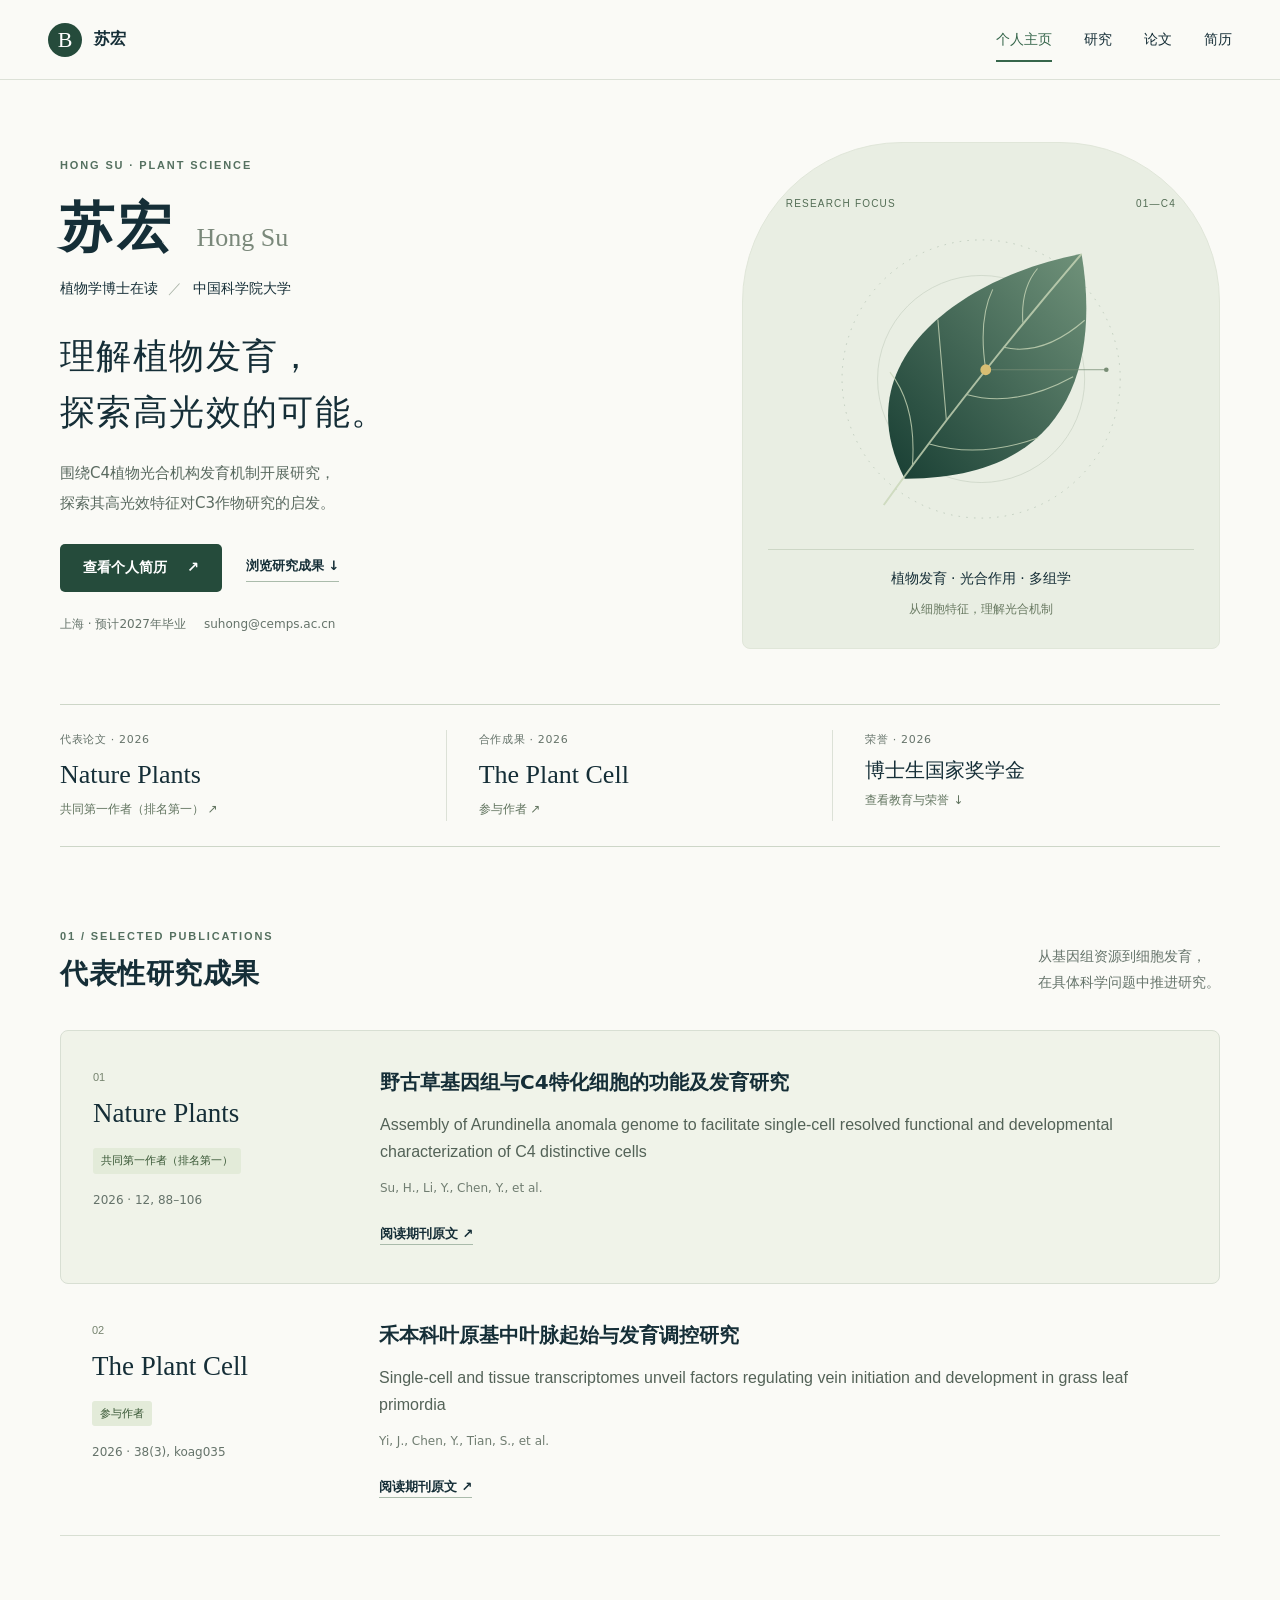
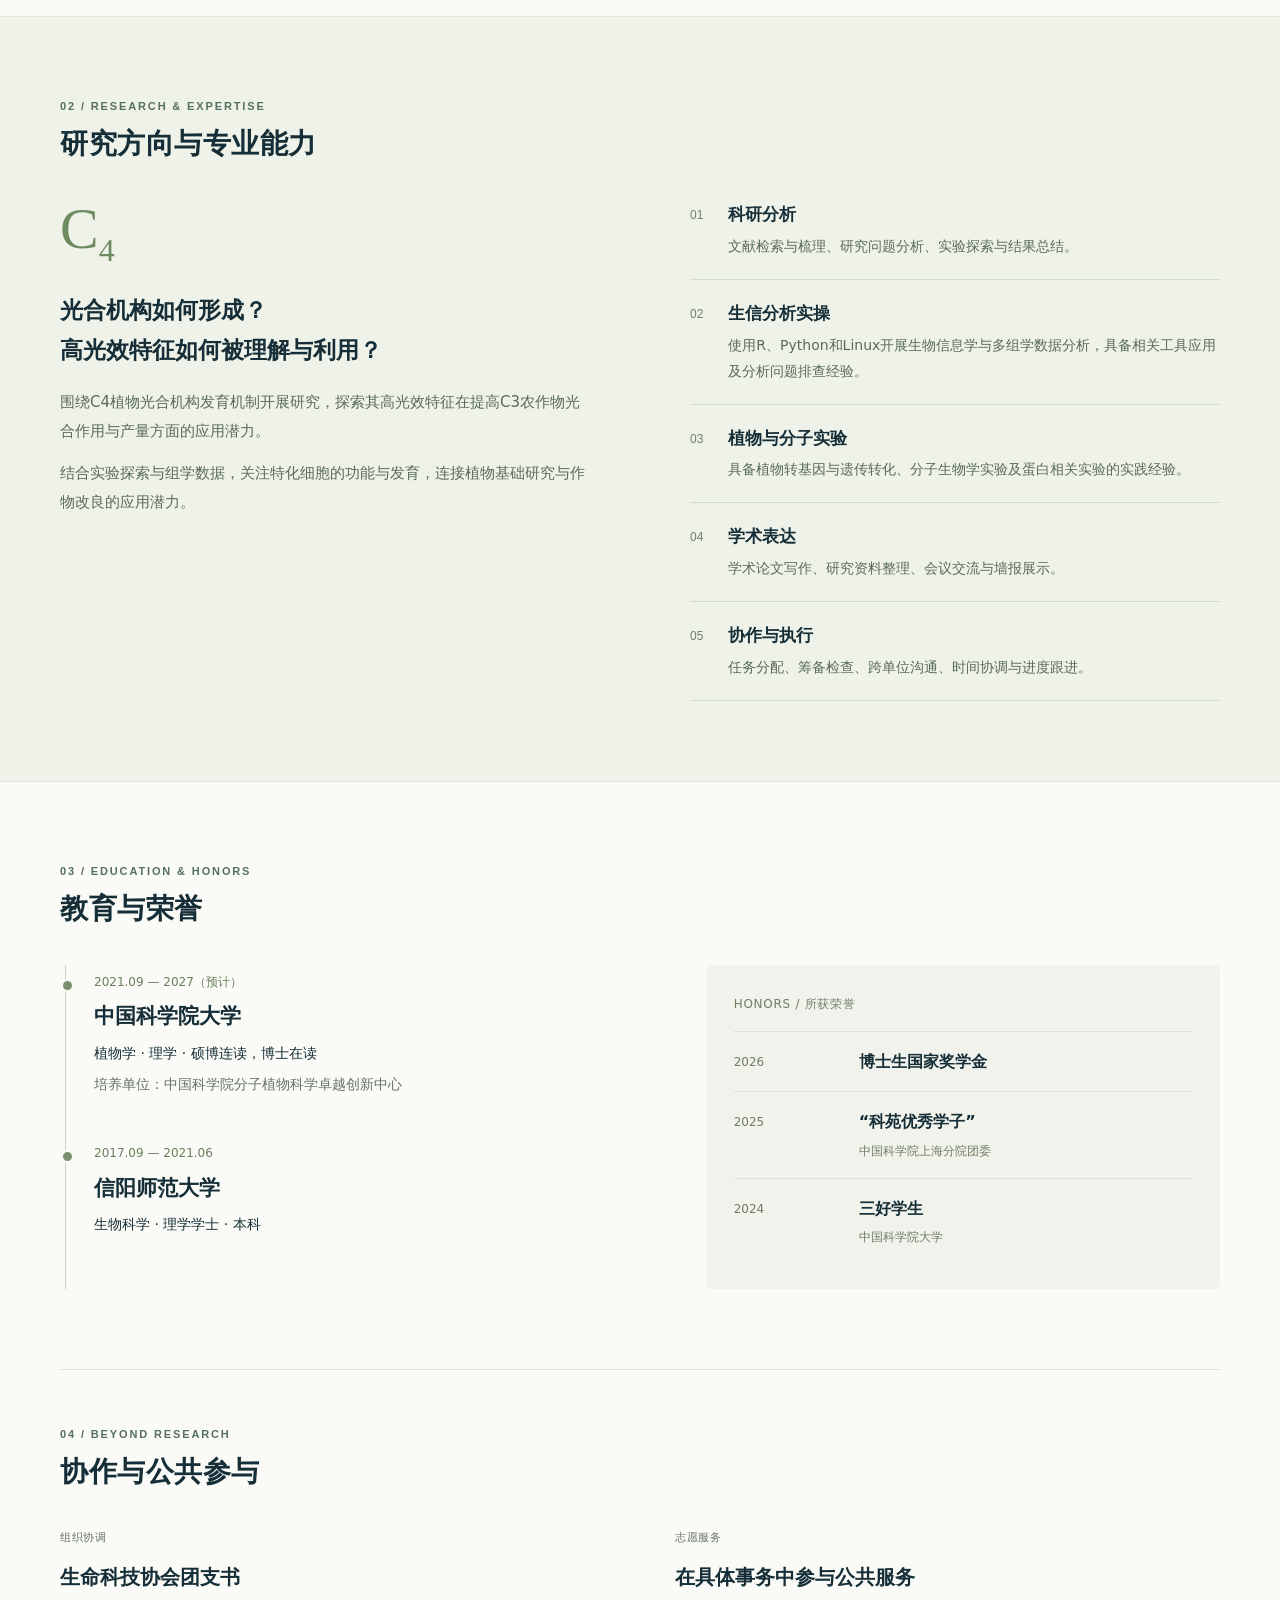
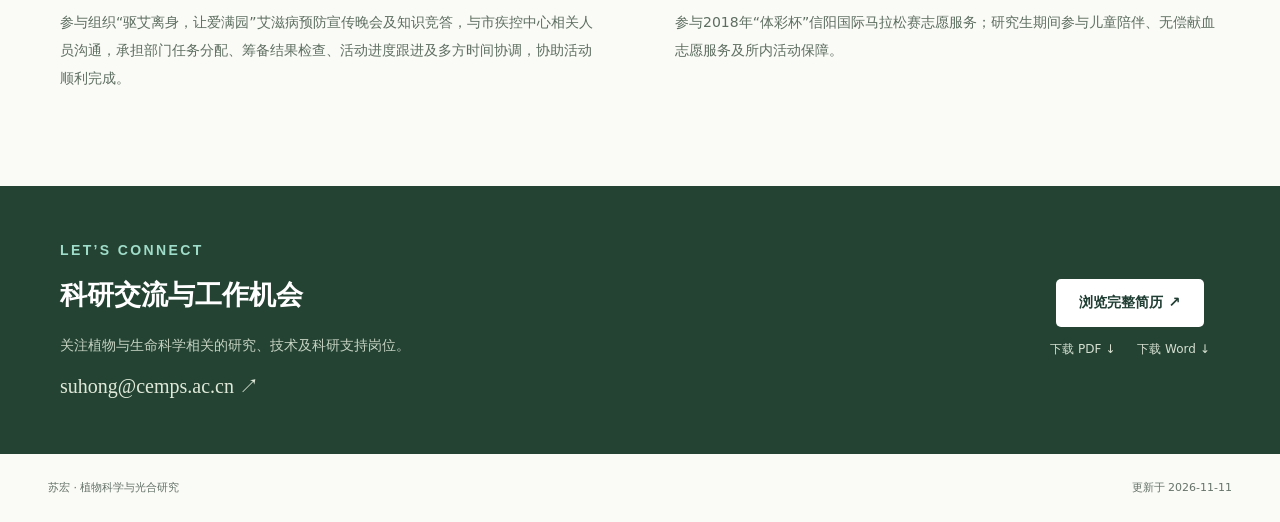
<file: index.html>
<!doctype html>
<html lang="zh-CN"><head><meta charset="utf-8"><meta name="viewport" content="width=device-width,initial-scale=1">
<title>植物科学研究 · 苏宏</title><meta name="description" content="中国科学院大学植物学博士在读，预计2027年毕业，研究聚焦C4植物光合机构发育机制及高光效特征的应用潜力。以共同第一作者（排名第一）在Nature Plants发表论文1篇，作为参与作者在The Plant Cell发表论文1篇。具备实验研究、多组学数据分析及学术写作经验，能够主动学习方法、分析解决研究问题，并具有跨单位沟通与活动协调经历。">
<meta name="theme-color" content="#254b3b">
<link rel="icon" type="image/svg+xml" href="favicon.svg"><link rel="stylesheet" href="style.css"></head><body class="portfolio">
<a class="skip-link" href="#main">跳到主要内容</a><header class="site-header"><a class="brand" href="index.html"><span class="brand-mark" aria-hidden="true">B</span><span>苏宏</span></a><nav aria-label="主导航"><a href="index.html" aria-current="page">个人主页</a><a href="index.html#research">研究</a><a href="index.html#publications">论文</a><a href="resume.html" >简历</a></nav></header><main id="main">
 <section class="hero wrap"><div class="hero-copy"><p class="eyebrow">HONG SU · PLANT SCIENCE</p><h1>苏宏<span>Hong Su</span></h1><p class="hero-role">植物学博士在读 <span>／</span> 中国科学院大学</p><h2 class="hero-statement">理解植物发育，<br>探索高光效的可能。</h2><p class="hero-intro">围绕C4植物光合机构发育机制开展研究，<br class="desktop-break">探索其高光效特征对C3作物研究的启发。</p><div class="hero-actions"><a class="button primary" href="resume.html">查看个人简历 <span aria-hidden="true">↗</span></a><a class="text-link" href="#publications">浏览研究成果 ↓</a></div><div class="contact-line"><span>上海 · 预计2027年毕业</span><a href="mailto:suhong@cemps.ac.cn">suhong@cemps.ac.cn</a></div></div><aside class="botanical"><div class="figure-top"><span>RESEARCH FOCUS</span><span>01—C4</span></div><svg viewBox="0 0 440 440" aria-hidden="true" class="leaf-art"><defs><linearGradient id="leaf" x1="0" y1="1" x2="1" y2="0"><stop stop-color="#183e33"/><stop offset="1" stop-color="#70927a"/></linearGradient></defs><circle cx="220" cy="220" r="180" fill="none" stroke="#b5c4b4" stroke-dasharray="2 8"/><circle cx="220" cy="220" r="134" fill="none" stroke="#cbd5c6"/><path d="M121 349C39 189 209 84 350 58C373 195 339 350 121 349Z" fill="url(#leaf)"/><g fill="none" stroke="#c9d7b8" stroke-width="1.4" opacity=".8"><path d="M94 383Q204 229 350 58" stroke-width="2.5"/><path d="M131 333Q137 255 102 211M153 304Q218 323 294 296M175 273Q168 191 164 143M201 240Q264 258 339 217M226 208Q216 143 235 104M249 179Q300 191 354 144M274 147Q271 103 293 77"/></g><circle cx="226" cy="208" r="7" fill="#d8be73"/><path d="M233 208H382" fill="none" stroke="#788d75"/><circle cx="382" cy="208" r="3" fill="#788d75"/></svg><div class="figure-bottom"><p>植物发育 · 光合作用 · 多组学</p><span>从细胞特征，理解光合机制</span></div></aside></section>
 <section class="highlights wrap" aria-label="代表成果"><a href="#publications"><span class="mini-label">代表论文 · 2026</span><strong>Nature Plants</strong><span>共同第一作者（排名第一） ↗</span></a><a href="#publications"><span class="mini-label">合作成果 · 2026</span><strong>The Plant Cell</strong><span>参与作者 ↗</span></a><a href="#education"><span class="mini-label">荣誉 · 2026</span><strong class="honor-name">博士生国家奖学金</strong><span>查看教育与荣誉 ↓</span></a></section>
 <section id="publications" class="section wrap"><div class="section-heading"><div><p class="eyebrow">01 / SELECTED PUBLICATIONS</p><h2>代表性研究成果</h2></div><p>从基因组资源到细胞发育，<br>在具体科学问题中推进研究。</p></div><div class="papers"><article class="paper featured-paper"><div class="paper-side"><span class="pub-no">01</span><p class="journal">Nature Plants</p><span class="role-tag">共同第一作者（排名第一）</span><p class="paper-year">2026 · 12, 88–106</p></div><div class="paper-main"><h3>野古草基因组与C4特化细胞的功能及发育研究</h3><p lang="en" class="paper-title">Assembly of Arundinella anomala genome to facilitate single-cell resolved functional and developmental characterization of C4 distinctive cells</p><p class="paper-authors">Su, H., Li, Y., Chen, Y., et al.</p><a class="text-link" href="https://doi.org/10.1038/s41477-025-02183-7" target="_blank" rel="noopener noreferrer">阅读期刊原文 <span aria-hidden="true">↗</span></a></div></article><article class="paper "><div class="paper-side"><span class="pub-no">02</span><p class="journal">The Plant Cell</p><span class="role-tag">参与作者</span><p class="paper-year">2026 · 38(3), koag035</p></div><div class="paper-main"><h3>禾本科叶原基中叶脉起始与发育调控研究</h3><p lang="en" class="paper-title">Single-cell and tissue transcriptomes unveil factors regulating vein initiation and development in grass leaf primordia</p><p class="paper-authors">Yi, J., Chen, Y., Tian, S., et al.</p><a class="text-link" href="https://doi.org/10.1093/plcell/koag035" target="_blank" rel="noopener noreferrer">阅读期刊原文 <span aria-hidden="true">↗</span></a></div></article></div></section>
 <section id="research" class="research-band"><div class="section wrap"><div class="section-heading"><div><p class="eyebrow">02 / RESEARCH & EXPERTISE</p><h2>研究方向与专业能力</h2></div></div><div class="research-grid"><div class="research-narrative"><span class="research-symbol">C<sub>4</sub></span><h3>光合机构如何形成？<br>高光效特征如何被理解与利用？</h3><p>围绕C4植物光合机构发育机制开展研究，探索其高光效特征在提高C3农作物光合作用与产量方面的应用潜力。</p><p>结合实验探索与组学数据，关注特化细胞的功能与发育，连接植物基础研究与作物改良的应用潜力。</p></div><div class="expertise-list"><article><span>01</span><div><h3>科研分析</h3><p>文献检索与梳理、研究问题分析、实验探索与结果总结。</p></div></article><article><span>02</span><div><h3>生信分析实操</h3><p>使用R、Python和Linux开展生物信息学与多组学数据分析，具备相关工具应用及分析问题排查经验。</p></div></article><article><span>03</span><div><h3>植物与分子实验</h3><p>具备植物转基因与遗传转化、分子生物学实验及蛋白相关实验的实践经验。</p></div></article><article><span>04</span><div><h3>学术表达</h3><p>学术论文写作、研究资料整理、会议交流与墙报展示。</p></div></article><article><span>05</span><div><h3>协作与执行</h3><p>任务分配、筹备检查、跨单位沟通、时间协调与进度跟进。</p></div></article></div></div></div></section>
 <section id="education" class="section wrap"><div class="section-heading"><div><p class="eyebrow">03 / EDUCATION & HONORS</p><h2>教育与荣誉</h2></div></div><div class="education-grid"><div class="education-timeline"><article><p class="meta">2021.09 — 2027（预计）</p><h3>中国科学院大学</h3><p>植物学 · 理学 · 硕博连读，博士在读</p><p class="muted">培养单位：中国科学院分子植物科学卓越创新中心</p></article><article><p class="meta">2017.09 — 2021.06</p><h3>信阳师范大学</h3><p>生物科学 · 理学学士 · 本科</p></article></div><div class="honors"><p class="mini-label">HONORS / 所获荣誉</p><article><span>2026</span><div><h3>博士生国家奖学金</h3></div></article><article><span>2025</span><div><h3>“科苑优秀学子”</h3><p>中国科学院上海分院团委</p></div></article><article><span>2024</span><div><h3>三好学生</h3><p>中国科学院大学</p></div></article></div></div></section>
 <section class="section wrap practice"><div class="section-heading"><div><p class="eyebrow">04 / BEYOND RESEARCH</p><h2>协作与公共参与</h2></div></div><div class="experience-grid"><article><span class="mini-label">组织协调</span><h3>生命科技协会团支书</h3><p>参与组织“驱艾离身，让爱满园”艾滋病预防宣传晚会及知识竞答，与市疾控中心相关人员沟通，承担部门任务分配、筹备结果检查、活动进度跟进及多方时间协调，协助活动顺利完成。</p></article><article><span class="mini-label">志愿服务</span><h3>在具体事务中参与公共服务</h3><p>参与2018年“体彩杯”信阳国际马拉松赛志愿服务；研究生期间参与儿童陪伴、无偿献血志愿服务及所内活动保障。</p></article></div></section>
 <section class="contact-section" id="contact"><div class="wrap contact-inner"><div><p class="eyebrow">LET’S CONNECT</p><h2>科研交流与工作机会</h2><p>关注植物与生命科学相关的研究、技术及科研支持岗位。</p><a class="contact-email" href="mailto:suhong@cemps.ac.cn">suhong@cemps.ac.cn ↗</a></div><div class="contact-downloads"><a class="button light" href="resume.html">浏览完整简历 ↗</a><div><a href="resume.pdf" download>下载 PDF ↓</a><a href="resume.docx" download>下载 Word ↓</a></div></div></div></section>
 </main><footer class="site-footer"><span>苏宏 · 植物科学与光合研究</span><span>更新于 2026-11-11</span></footer>
</file>
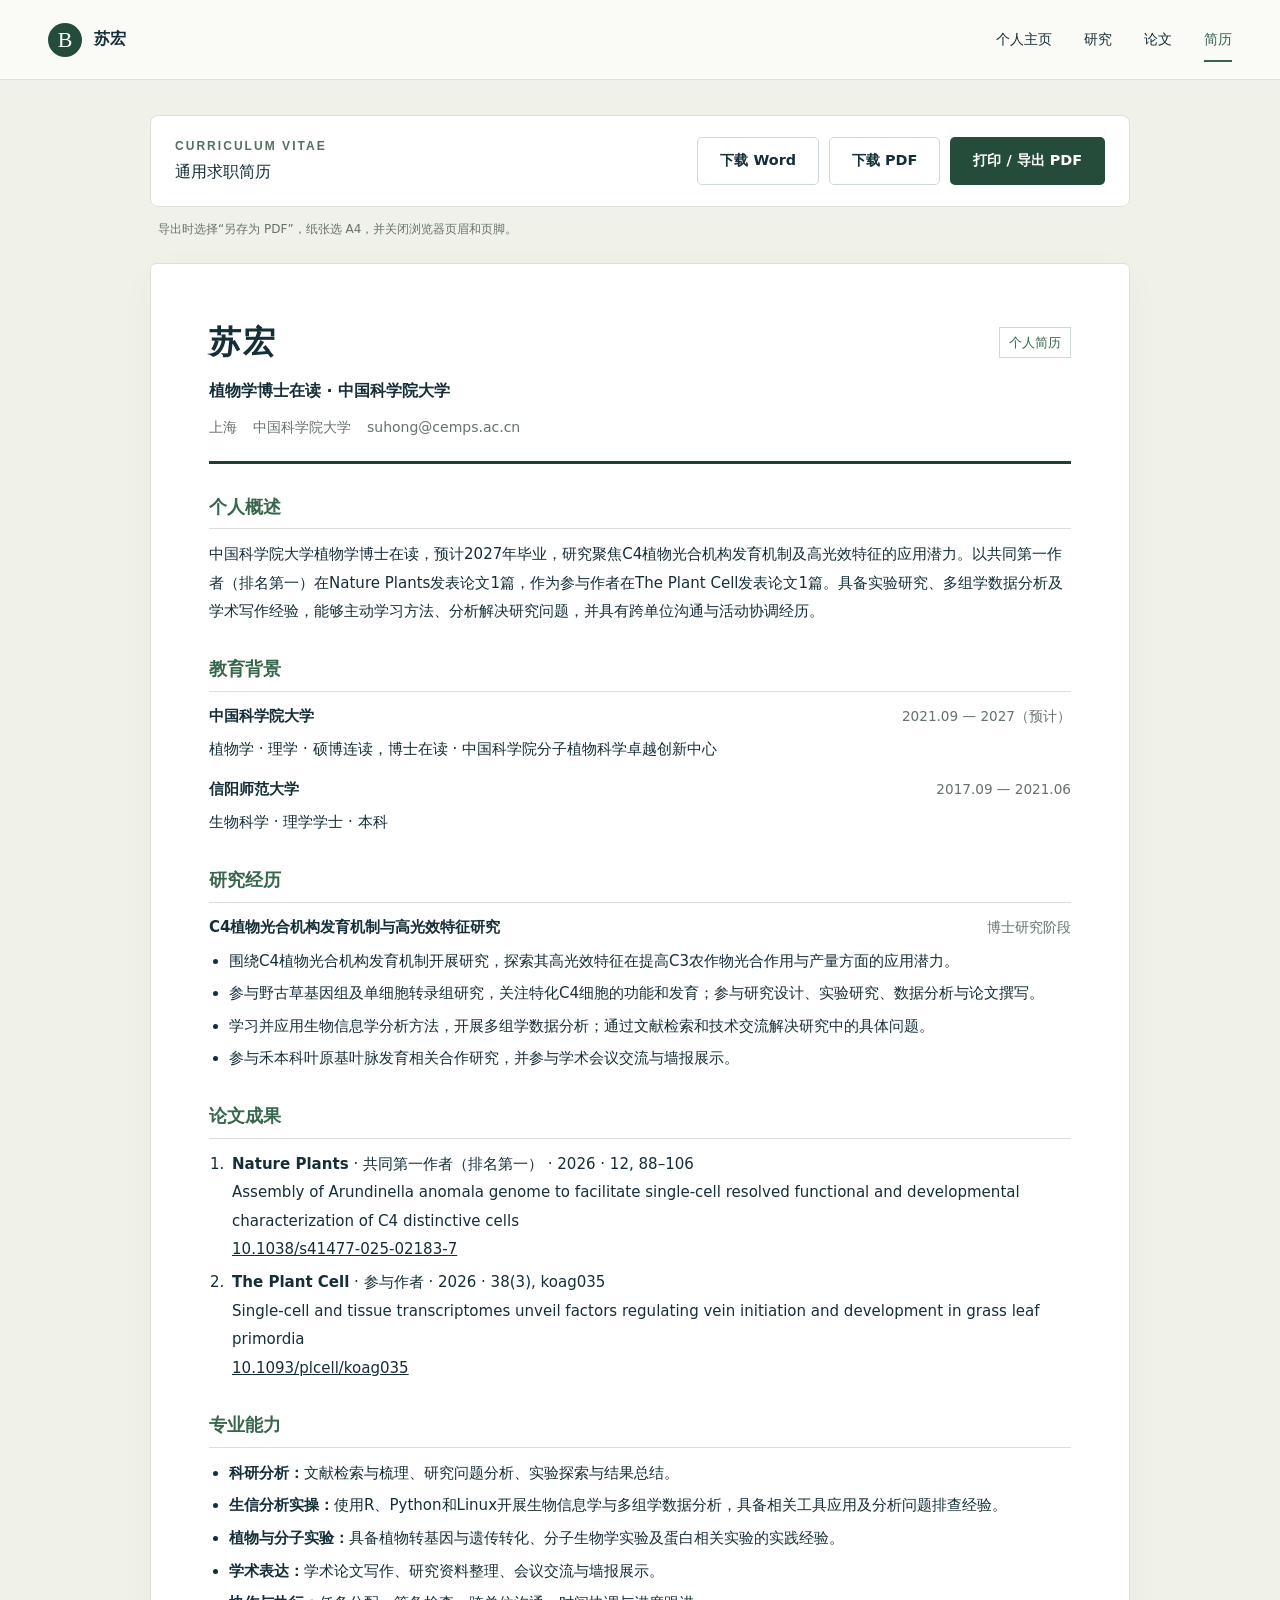
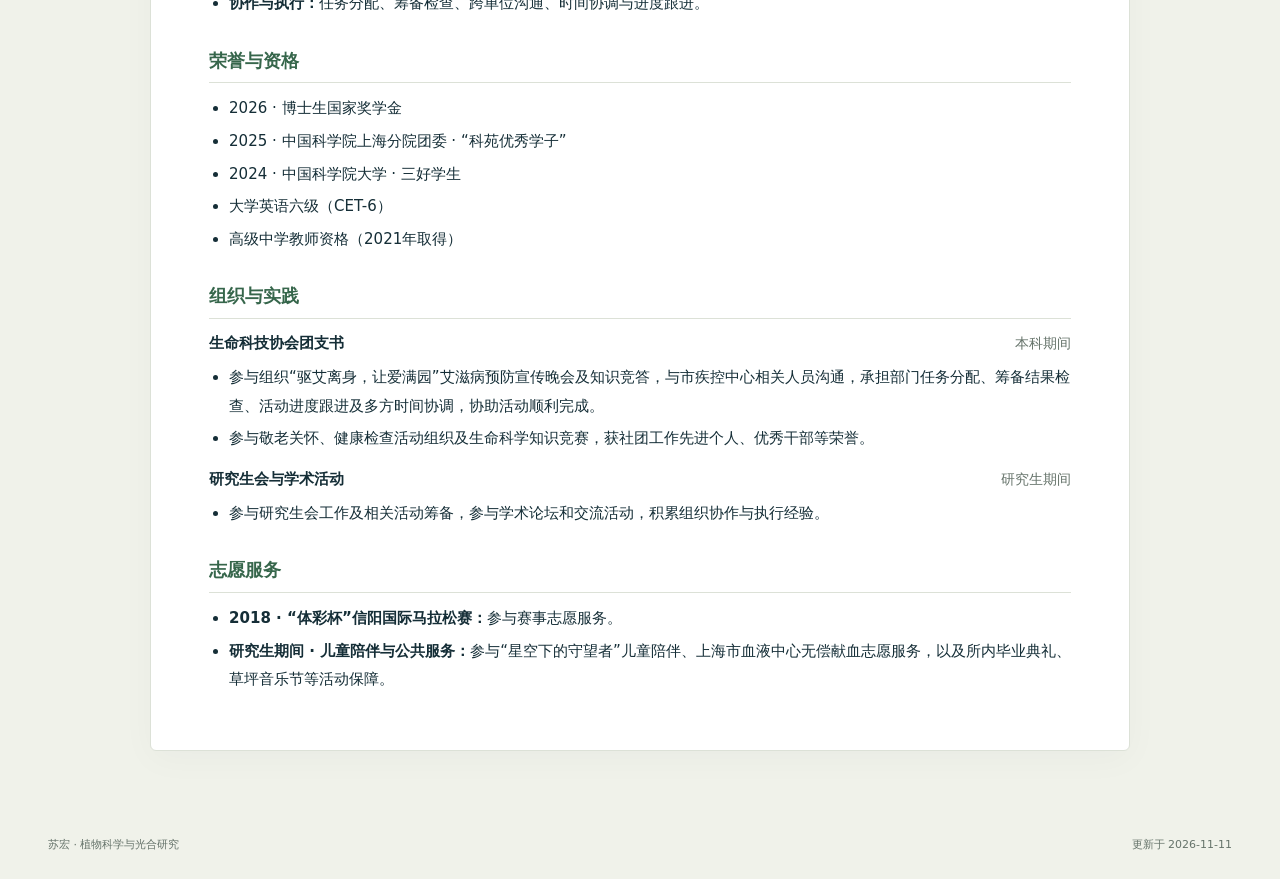
<file: resume.html>
<!doctype html>
<html lang="zh-CN"><head><meta charset="utf-8"><meta name="viewport" content="width=device-width,initial-scale=1">
<title>求职简历 · 苏宏</title><meta name="description" content="中国科学院大学植物学博士在读，预计2027年毕业，研究聚焦C4植物光合机构发育机制及高光效特征的应用潜力。以共同第一作者（排名第一）在Nature Plants发表论文1篇，作为参与作者在The Plant Cell发表论文1篇。具备实验研究、多组学数据分析及学术写作经验，能够主动学习方法、分析解决研究问题，并具有跨单位沟通与活动协调经历。">
<meta name="theme-color" content="#254b3b">
<link rel="icon" type="image/svg+xml" href="favicon.svg"><link rel="stylesheet" href="style.css"></head><body class="resume-page">
<a class="skip-link" href="#main">跳到主要内容</a><header class="site-header"><a class="brand" href="index.html"><span class="brand-mark" aria-hidden="true">B</span><span>苏宏</span></a><nav aria-label="主导航"><a href="index.html" >个人主页</a><a href="index.html#research">研究</a><a href="index.html#publications">论文</a><a href="resume.html" aria-current="page">简历</a></nav></header><main id="main" class="resume-main"><div class="resume-toolbar"><div><p class="eyebrow">CURRICULUM VITAE</p><p>通用求职简历</p></div><div class="toolbar-actions"><a class="button subtle" href="resume.docx" download>下载 Word</a><a class="button subtle" href="resume.pdf" download>下载 PDF</a><button class="button primary" id="print-resume" type="button">打印 / 导出 PDF</button></div></div><p class="print-help">导出时选择“另存为 PDF”，纸张选 A4，并关闭浏览器页眉和页脚。</p><article class="cv-paper"><header class="cv-header"><div><h1>苏宏</h1><p class="cv-subtitle">植物学博士在读 · 中国科学院大学</p><div class="cv-contact"><span>上海</span><span>中国科学院大学</span><a href="mailto:suhong@cemps.ac.cn">suhong@cemps.ac.cn</a></div></div><p class="cv-label">个人简历</p></header>
<section class="cv-section"><h2>个人概述</h2><p>中国科学院大学植物学博士在读，预计2027年毕业，研究聚焦C4植物光合机构发育机制及高光效特征的应用潜力。以共同第一作者（排名第一）在Nature Plants发表论文1篇，作为参与作者在The Plant Cell发表论文1篇。具备实验研究、多组学数据分析及学术写作经验，能够主动学习方法、分析解决研究问题，并具有跨单位沟通与活动协调经历。</p></section>
<section class="cv-section"><h2>教育背景</h2><div class="cv-entry"><div class="entry-title"><strong>中国科学院大学</strong><span>2021.09 — 2027（预计）</span></div><p>植物学 · 理学 · 硕博连读，博士在读 · 中国科学院分子植物科学卓越创新中心</p></div><div class="cv-entry"><div class="entry-title"><strong>信阳师范大学</strong><span>2017.09 — 2021.06</span></div><p>生物科学 · 理学学士 · 本科</p></div></section>
<section class="cv-section"><h2>研究经历</h2><div class="entry-title"><strong>C4植物光合机构发育机制与高光效特征研究</strong><span>博士研究阶段</span></div><ul><li>围绕C4植物光合机构发育机制开展研究，探索其高光效特征在提高C3农作物光合作用与产量方面的应用潜力。</li><li>参与野古草基因组及单细胞转录组研究，关注特化C4细胞的功能和发育；参与研究设计、实验研究、数据分析与论文撰写。</li><li>学习并应用生物信息学分析方法，开展多组学数据分析；通过文献检索和技术交流解决研究中的具体问题。</li><li>参与禾本科叶原基叶脉发育相关合作研究，并参与学术会议交流与墙报展示。</li></ul></section>
<section class="cv-section"><h2>论文成果</h2><ol class="cv-publications"><li><strong>Nature Plants</strong> · 共同第一作者（排名第一） · 2026 · 12, 88–106<br><span lang="en">Assembly of Arundinella anomala genome to facilitate single-cell resolved functional and developmental characterization of C4 distinctive cells</span><br><a href="https://doi.org/10.1038/s41477-025-02183-7">10.1038/s41477-025-02183-7</a></li><li><strong>The Plant Cell</strong> · 参与作者 · 2026 · 38(3), koag035<br><span lang="en">Single-cell and tissue transcriptomes unveil factors regulating vein initiation and development in grass leaf primordia</span><br><a href="https://doi.org/10.1093/plcell/koag035">10.1093/plcell/koag035</a></li></ol></section>
<section class="cv-section"><h2>专业能力</h2><ul class="cv-skills"><li><strong>科研分析：</strong>文献检索与梳理、研究问题分析、实验探索与结果总结。</li><li><strong>生信分析实操：</strong>使用R、Python和Linux开展生物信息学与多组学数据分析，具备相关工具应用及分析问题排查经验。</li><li><strong>植物与分子实验：</strong>具备植物转基因与遗传转化、分子生物学实验及蛋白相关实验的实践经验。</li><li><strong>学术表达：</strong>学术论文写作、研究资料整理、会议交流与墙报展示。</li><li><strong>协作与执行：</strong>任务分配、筹备检查、跨单位沟通、时间协调与进度跟进。</li></ul></section>
<section class="cv-section"><h2>荣誉与资格</h2><ul><li>2026 · 博士生国家奖学金</li><li>2025 · 中国科学院上海分院团委 · “科苑优秀学子”</li><li>2024 · 中国科学院大学 · 三好学生</li><li>大学英语六级（CET-6）</li><li>高级中学教师资格（2021年取得）</li></ul></section>
<section class="cv-section"><h2>组织与实践</h2><div class="cv-entry"><div class="entry-title"><strong>生命科技协会团支书</strong><span>本科期间</span></div><ul><li>参与组织“驱艾离身，让爱满园”艾滋病预防宣传晚会及知识竞答，与市疾控中心相关人员沟通，承担部门任务分配、筹备结果检查、活动进度跟进及多方时间协调，协助活动顺利完成。</li><li>参与敬老关怀、健康检查活动组织及生命科学知识竞赛，获社团工作先进个人、优秀干部等荣誉。</li></ul></div><div class="cv-entry"><div class="entry-title"><strong>研究生会与学术活动</strong><span>研究生期间</span></div><ul><li>参与研究生会工作及相关活动筹备，参与学术论坛和交流活动，积累组织协作与执行经验。</li></ul></div></section>
<section class="cv-section"><h2>志愿服务</h2><ul><li><strong>2018 · “体彩杯”信阳国际马拉松赛：</strong>参与赛事志愿服务。</li><li><strong>研究生期间 · 儿童陪伴与公共服务：</strong>参与“星空下的守望者”儿童陪伴、上海市血液中心无偿献血志愿服务，以及所内毕业典礼、草坪音乐节等活动保障。</li></ul></section>
</article></main><footer class="site-footer"><span>苏宏 · 植物科学与光合研究</span><span>更新于 2026-11-11</span></footer><script src="resume.js"></script></body></html>
</file>
<file: style.css>
:root{--ink:#152e37;--text:#334a52;--muted:#64767c;--line:#dce5e8;--accent:#007967;--pale:#f2f6f8;--white:#fff;font-family:"Microsoft YaHei","PingFang SC",system-ui,sans-serif;color:var(--ink);font-size:16px;line-height:1.8}*{box-sizing:border-box}html{scroll-behavior:smooth;scroll-padding-top:5rem}body{margin:0;background:white}a{color:inherit;text-decoration:none}a:hover{color:var(--accent)}a:focus-visible,button:focus-visible{outline:3px solid #dfaa36;outline-offset:5px}button{font:inherit;cursor:pointer}.wrap{width:min(1160px,calc(100% - 96px));margin-inline:auto}.site-header{min-height:90px;display:flex;align-items:center;justify-content:space-between;gap:24px;padding:18px 48px;border-bottom:1px solid var(--line)}.brand{display:flex;align-items:center;gap:12px;font-weight:700}.brand-mark{display:grid;place-items:center;background:var(--ink);color:white;width:36px;height:36px;font:27px Georgia,serif;border-radius:7px}.site-header nav{display:flex;gap:30px;font-size:.94rem}.site-header nav a{padding:8px 0}.site-header [aria-current=page]{color:var(--accent);box-shadow:0 2px var(--accent)}.skip-link{position:absolute;top:-80px;left:12px;background:white;padding:10px;z-index:10}.skip-link:focus{top:8px}.draft-note{background:#fff5da;color:#71530d;font-size:.875rem;padding:9px 48px}.eyebrow{font-size:.78rem;letter-spacing:.13em;font-weight:700;color:var(--accent);margin:0 0 18px}.hero{display:grid;grid-template-columns:1.4fr 1fr;gap:75px;align-items:center;padding-top:70px;padding-bottom:76px}.hero h1{font-family:"Songti SC",SimSun,Georgia,serif;font-size:clamp(2.6rem,4.2vw,4rem);line-height:1.35;font-weight:600;letter-spacing:-.02em;margin:0 0 20px}.hero-role{font-size:1.125rem;font-weight:600;margin-bottom:12px}.hero-intro{color:var(--text);max-width:620px;margin:0;font-size:1rem;line-height:1.95}.hero-actions{display:flex;align-items:center;gap:28px;margin:30px 0}.button{display:inline-flex;justify-content:center;align-items:center;gap:20px;border:1px solid transparent;border-radius:6px;min-height:47px;padding:10px 19px;font-size:.9rem;font-weight:600;line-height:1.5;transition:background .15s}.primary{background:var(--ink);color:white}.primary:hover{background:var(--accent);color:white}.subtle{border-color:#ced9dd;background:white}.light{background:white;color:var(--ink)}.outline{border-color:#9fb1b8;color:white}.outline:hover{background:#24444e;color:white}.text-link{border-bottom:1px solid #b8cecb;padding-bottom:3px;font-size:.94rem;font-weight:600}.contact-line{display:flex;flex-wrap:wrap;gap:6px 18px;font-size:.875rem;color:var(--muted)}.research-card{background:var(--ink);color:white;padding:35px 38px 28px;min-height:430px;border-radius:5px;position:relative;overflow:hidden}.research-card .eyebrow{color:#98d9c5}.c4{font-family:Georgia,serif;font-size:6.5rem;line-height:1;margin:18px 0 22px;letter-spacing:-.04em;color:#b9ecdb}.c4 span{font-size:.55em}.research-card h2{font-family:"Songti SC",SimSun,serif;font-size:1.75rem;line-height:1.55;margin:0 0 14px}.research-card>p:not(.eyebrow):not(.c4){font-size:.9rem;color:#d1dee2}.card-topics{display:flex;gap:8px;flex-wrap:wrap;margin-top:24px}.card-topics span{font-size:.78rem;background:#25414a;padding:3px 9px;border-radius:3px}.card-rule{height:1px;background:#47616a;margin-top:26px}.card-caption{margin-bottom:0}.section{padding-top:65px;padding-bottom:65px;border-top:1px solid var(--line)}.section-heading{margin-bottom:30px}.section-heading .eyebrow{margin-bottom:6px}.section h2{font-size:1.85rem;font-family:"Songti SC",SimSun,serif;margin:0;line-height:1.5}.section h3{font-size:1.05rem;line-height:1.7;margin:0 0 8px}.research-grid{display:grid;grid-template-columns:1fr 1.15fr;gap:70px}.body-copy{color:var(--text);font-size:1rem}.skills-grid{display:grid;grid-template-columns:1fr 1fr;gap:26px 35px}.skills-grid article{border-top:2px solid var(--accent);padding-top:15px}.skills-grid p{color:var(--text);font-size:.93rem;margin:0}.publication-section{background:var(--pale)}.publication{display:grid;grid-template-columns:35px 1fr auto;gap:24px;padding:26px 0;border-top:1px solid #d3dfe3}.publication:last-child{border-bottom:1px solid #d3dfe3}.pub-no{color:var(--muted);font:1rem Georgia,serif;padding-top:5px}.journal{font:1.7rem Georgia,serif;margin:0 0 9px}.publication h3{font-size:1rem;font-weight:500}.publication p.muted{font-size:.875rem;margin:7px 0}.muted{color:var(--muted)}.role-tag{align-self:start;font-size:.78rem;padding:3px 10px;border:1px solid #c3d5d7;border-radius:4px;color:#34625e;white-space:nowrap}.education-grid{display:grid;grid-template-columns:1.25fr 1fr;gap:70px}.edu-row{display:grid;grid-template-columns:110px 1fr;gap:20px;padding:10px 0 25px}.meta{font-size:.875rem;color:var(--muted);margin:0 0 8px}.edu-row p{margin:0;font-size:.94rem}.award-list{border-left:1px solid var(--line);padding-left:35px}.award-list article+article{margin-top:28px}.award-list p{margin:0;font-size:.875rem}.experience-grid{display:grid;grid-template-columns:1fr 1fr;gap:65px}.experience-grid p{color:var(--text);font-size:.95rem}.contact-section{background:var(--ink);color:white;padding:45px 0}.contact-inner{display:flex;justify-content:space-between;gap:30px;align-items:center}.contact-inner .eyebrow{color:#9fdcc9;margin-bottom:8px}.contact-inner h2{font-size:1.6rem;margin:0}.contact-inner p{color:#d7e2e6}.contact-inner>div:last-child{display:flex;gap:12px;flex-wrap:wrap}.site-footer{padding:24px 48px;display:flex;justify-content:space-between;gap:18px;color:var(--muted);font-size:.8rem}.resume-page{background:var(--pale)}.resume-page .site-header{background:white}.resume-main{width:min(980px,calc(100% - 64px));margin:35px auto 60px}.resume-toolbar{display:flex;align-items:center;justify-content:space-between;gap:24px;margin-bottom:10px}.resume-toolbar p{margin:0}.resume-toolbar .eyebrow{font-size:.75rem}.toolbar-actions{display:flex;gap:10px;flex-wrap:wrap}.print-help{font-size:.875rem;color:var(--muted);margin-bottom:22px}.cv-paper{background:white;border:1px solid var(--line);box-shadow:0 8px 35px #152e3708;padding:50px 58px}.cv-header{display:flex;align-items:start;justify-content:space-between;border-bottom:3px solid var(--ink);padding-bottom:20px;margin-bottom:20px}.cv-header h1{font-size:2rem;letter-spacing:.07em;margin:0}.cv-subtitle{font-weight:600;margin:5px 0 10px}.cv-contact{display:flex;gap:5px 16px;flex-wrap:wrap;font-size:.875rem;color:var(--muted)}.cv-label{color:var(--accent);font-size:.8rem;border:1px solid #c8dbd7;padding:3px 9px;white-space:nowrap}.cv-section{margin-top:22px}.cv-section h2{font-size:1.1rem;border-bottom:1px solid var(--line);padding-bottom:5px;margin:0 0 11px;color:var(--accent)}.cv-section p,.cv-section li{font-size:.94rem;line-height:1.8}.cv-section p{margin:5px 0}.cv-section ul,.cv-section ol{margin:6px 0;padding-left:1.25em}.cv-section li+li{margin-top:4px}.entry-title{display:flex;justify-content:space-between;gap:20px;align-items:baseline;font-size:.94rem}.entry-title>span{color:var(--muted);font-size:.85rem;white-space:nowrap}.cv-entry+.cv-entry{margin-top:13px}.cv-publications li{padding-left:3px}.cv-section a{text-decoration:underline;overflow-wrap:anywhere}.cv-skills strong{font-weight:600}
@media(max-width:900px){.hero{gap:30px}.wrap{width:calc(100% - 56px)}.research-card{padding:28px}.site-header{padding-inline:28px}.research-grid,.education-grid{gap:32px}.site-header nav{gap:20px}.cv-paper{padding:36px}.resume-toolbar{align-items:flex-start;flex-direction:column}}
@media(max-width:640px){.site-header{padding:14px 20px;align-items:flex-start;flex-direction:column;gap:12px;min-height:auto}.site-header nav{gap:25px;width:100%;font-size:.875rem}.brand{font-size:.94rem}.draft-note{padding:8px 20px}.wrap{width:calc(100% - 40px)}.hero{grid-template-columns:1fr;padding-top:38px;padding-bottom:40px;gap:30px}.hero h1{font-size:2.6rem}.hero-actions{gap:22px}.research-card{min-height:0;padding:25px}.c4{float:right;font-size:5.5rem;margin:0 0 12px 20px}.research-card h2{font-size:1.45rem}.section{padding-top:40px;padding-bottom:40px}.section h2{font-size:1.6rem}.research-grid,.education-grid,.experience-grid{grid-template-columns:1fr;gap:28px}.skills-grid{gap:22px}.publication{grid-template-columns:24px 1fr;gap:12px}.role-tag{grid-column:2;justify-self:start}.journal{font-size:1.55rem}.award-list{padding-left:0;border-left:0;border-top:1px solid var(--line);padding-top:24px}.edu-row{grid-template-columns:88px 1fr;gap:15px}.contact-inner{align-items:flex-start;flex-direction:column}.site-footer{padding:24px 20px;flex-direction:column;gap:5px}.resume-main{width:calc(100% - 24px);margin-top:22px}.cv-paper{padding:25px 20px}.cv-header{gap:12px}.cv-label{display:none}.entry-title{flex-direction:column;gap:0}.toolbar-actions{gap:8px}.toolbar-actions .button{font-size:.85rem;padding:10px 13px}.print-help{margin:15px 4px}.cv-contact{overflow-wrap:anywhere}.hero-intro{font-size:1rem}}
@media(prefers-reduced-motion:reduce){html{scroll-behavior:auto}*{transition:none!important}}
@page{size:A4;margin:13mm 15mm}
@media print{.cv-section:nth-of-type(5){break-before:page;margin-top:0}}
@media print{html{font-size:10pt}body,.resume-page{background:white;color:#172c34;-webkit-print-color-adjust:exact;print-color-adjust:exact}.site-header,.site-footer,.resume-toolbar,.print-help,.draft-note,.skip-link{display:none!important}.resume-main{width:auto;margin:0}.cv-paper{border:0;padding:0;box-shadow:none}.cv-header{padding-bottom:9pt;margin-bottom:10pt;break-inside:avoid}.cv-header h1{font-size:23pt}.cv-subtitle{font-size:10pt;margin:3pt 0 5pt}.cv-contact{font-size:9pt}.cv-section{margin-top:10pt}.cv-section h2{font-size:11pt;margin-bottom:5pt;padding-bottom:3pt;break-after:avoid}.cv-section p,.cv-section li,.entry-title{font-size:9.5pt;line-height:1.55}.cv-section ul,.cv-section ol{margin:4pt 0}.cv-section li+li{margin-top:2pt}.entry-title>span{font-size:9pt}.cv-entry+.cv-entry{margin-top:7pt}.cv-section li,.cv-entry,.cv-publications{break-inside:avoid}.cv-section a{text-decoration:none}p,li{orphans:2;widows:2}.cv-label{display:block;font-size:9pt}}

/* Screen presentation is independent of the existing A4 resume styles. */
@media screen {
body{--ink:#203e33;--text:#42554c;--muted:#65736a;--accent:#36664b;--line:#dce1d7;--pale:#f0f2ea;background:#fafaf6}
.site-header{max-width:1344px;margin:auto;min-height:80px;padding:18px 48px;background:#fafaf6;border-bottom:1px solid var(--line)}
.brand-mark{background:#254b3b;border-radius:50%;font-size:22px;width:34px;height:34px}.site-header nav{gap:32px}.site-header nav a{font-size:14px}.button{min-height:48px;border-radius:5px;padding:12px 22px}.primary{background:#254b3b}.primary:hover{background:#397056}.wrap{width:min(1160px,calc(100% - 96px))}.eyebrow{font-family:Arial,sans-serif;font-size:11px;letter-spacing:.17em;font-weight:600;color:#557060}.section{padding-block:80px}.section-heading{display:flex;justify-content:space-between;align-items:end;gap:30px;margin-bottom:35px}.section-heading>p{font-size:14px;line-height:1.8;color:var(--muted);margin:0}.section h2{font-family:"Microsoft YaHei","PingFang SC",sans-serif;font-size:28px;font-weight:600;letter-spacing:.02em}.section h3{font-size:18px}.mini-label{display:block;font-size:11px;letter-spacing:.06em;color:var(--muted)}
.portfolio .hero{grid-template-columns:1.3fr 1fr;gap:60px;padding-block:62px 55px}.portfolio .hero h1{font-family:"Microsoft YaHei","PingFang SC",sans-serif;font-size:54px;font-weight:600;line-height:1.2;margin:20px 0 16px;letter-spacing:.06em}.hero h1 span{font-family:Georgia,serif;font-size:26px;letter-spacing:0;font-weight:400;color:#7a887a;margin-left:22px}.portfolio .hero-role{font-size:14px;font-weight:400;line-height:1.8;margin:0 0 28px}.hero-role span{color:#a8b2a6;margin-inline:6px}.hero-statement{font-family:"Songti SC",SimSun,serif;font-size:35px;font-weight:500;line-height:1.6;letter-spacing:.04em;margin:0 0 18px}.portfolio .hero-intro{font-size:15px;line-height:1.95;color:#5a6a60}.hero-actions{margin:26px 0 22px;gap:24px}.contact-line{font-size:12px;gap:8px 18px}.contact-line a{overflow-wrap:anywhere}.text-link{font-size:13px;border-color:#aabbab}.botanical{background:#e9eee3;border:1px solid #e0e6d9;border-radius:160px 160px 8px 8px;align-self:stretch;min-width:0;display:flex;flex-direction:column;justify-content:center;padding:35px 25px 25px;position:relative}.figure-top{display:flex;justify-content:space-between;gap:20px;font:10px Arial,sans-serif;letter-spacing:.12em;color:#536d55;padding:20px 18px 0}.leaf-art{width:100%;max-height:340px;display:block}.figure-bottom{text-align:center;border-top:1px solid #cdd7c6;padding-top:16px}.figure-bottom p{font-size:14px;margin:0 0 3px}.figure-bottom span{font-size:12px;color:#687961}.highlights{display:grid;grid-template-columns:1fr 1fr 1fr;border-block:1px solid #cdd6c8;padding-block:25px;margin-bottom:0}.highlights>a{display:flex;flex-direction:column;gap:4px;padding:0 32px;border-right:1px solid #dce1d7}.highlights>a:first-child{padding-left:0}.highlights>a:last-child{border:0}.highlights strong{font:26px Georgia,serif;line-height:1.6}.highlights strong.honor-name{font-family:inherit;font-size:20px;font-weight:500}.highlights a>span:last-child{font-size:12px;color:#61745f}.portfolio #publications{border-top:0}.paper{display:grid;grid-template-columns:245px 1fr;gap:42px;padding:35px 32px;border-bottom:1px solid #d8dfd3}.featured-paper{background:#f0f3e9;border:1px solid #d8dfd3;border-radius:8px}.paper-side{position:relative}.paper-side .pub-no{font:11px Arial,sans-serif;color:#76846f;display:block;margin-bottom:15px}.paper .journal{font:27px Georgia,serif;margin:0 0 16px}.paper .role-tag{font-size:11px;white-space:normal;display:inline-block;background:#e3ebd9;border:0;border-radius:3px;padding:3px 8px;color:#365533}.paper-year{font-size:12px;color:var(--muted);margin-top:16px}.paper-main h3{font-size:20px;line-height:1.65;font-weight:600;margin:0 0 12px}.paper-title{font-family:Arial,sans-serif;font-size:16px;line-height:1.7;color:#536257;margin:0 0 13px;overflow-wrap:anywhere}.paper-authors{font-size:12px;color:#707d71;line-height:1.8;margin-bottom:19px}.research-band{background:#eff2e9;border-block:1px solid #e0e5da}.research-band .section{border:0}.research-grid{grid-template-columns:1fr 1fr;gap:100px}.research-symbol{font:58px Georgia,serif;line-height:1;color:#6e8a61;display:block;margin-bottom:24px}.research-symbol sub{font-size:32px}.research-narrative h3{font-size:23px;line-height:1.75;margin-bottom:18px}.research-narrative p{font-size:15px;line-height:1.95;color:#596b5b;margin:12px 0}.expertise-list article{display:flex;gap:25px;padding:19px 0;border-bottom:1px solid #d4ddcd}.expertise-list article:first-child{padding-top:0}.expertise-list article>span{font:12px Arial,sans-serif;color:#6c8364;padding-top:8px}.expertise-list h3{font-size:17px;margin:0 0 5px}.expertise-list p{font-size:14px;color:#586b5a;line-height:1.85;margin:0}.portfolio #education{border:0}.education-grid{gap:80px;grid-template-columns:1.1fr 1fr}.education-timeline{border-left:1px solid #c7d3c1;padding-left:28px;margin-left:5px}.education-timeline article{position:relative;padding:0 0 32px}.education-timeline article:last-child{padding-bottom:0}.education-timeline article:before{content:"";width:9px;height:9px;border-radius:50%;background:#79906e;position:absolute;left:-33px;top:8px;border:2px solid #fafaf6}.education-timeline h3{font-size:21px;margin:5px 0}.education-timeline p{font-size:14px;margin:6px 0;line-height:1.85}.education-timeline .meta{font-size:12px;color:#69805e}.honors{padding:24px 28px;background:#f1f2eb;border-radius:6px}.honors>.mini-label{margin-bottom:16px}.honors article{display:grid;grid-template-columns:110px 1fr;gap:15px;padding:16px 0;border-top:1px solid #dce1d4}.honors article>span{font-size:12px;color:#6f7e65;padding-top:4px}.honors h3{font-size:16px;margin:0}.honors p{font-size:12px;color:#6f7e65;margin:5px 0 0}.practice{padding-top:55px}.experience-grid{gap:70px}.experience-grid h3{font-size:20px;margin:12px 0}.experience-grid p{font-size:14px;line-height:2;color:#5d6e60}.contact-section{background:#244333;padding-block:52px}.contact-inner h2{font-size:27px}.contact-inner p{font-size:14px;color:#c6d2c2}.contact-email{font:20px Georgia,serif;color:#e0e9d9;overflow-wrap:anywhere}.contact-downloads{flex-direction:column;align-items:center;min-width:180px}.contact-downloads>div{display:flex;gap:22px;font-size:12px;color:#d5dfd0}.site-footer{max-width:1344px;margin:auto;padding:24px 48px;font-size:11px}.resume-page{background:#f0f2ea}.resume-page .site-header{background:#fafaf6}.resume-toolbar{padding:20px 24px;background:white;border:1px solid #dce1d7;border-radius:8px}.resume-main{max-width:1000px}.cv-paper{border-radius:6px}.cv-section p,.cv-section li{line-height:1.9}.cv-section{margin-top:28px}.print-help{font-size:12px;padding-inline:8px}
@media(max-width:1000px){.wrap{width:calc(100% - 56px)}.portfolio .hero{gap:30px}.hero-statement{font-size:30px}.hero h1 span{display:block;margin:8px 0 0;font-size:22px}.research-grid{gap:45px}.paper{grid-template-columns:205px 1fr;gap:28px;padding:28px 24px}.education-grid{gap:35px}.highlights>a{padding-inline:22px}.highlights strong{font-size:23px}.highlights strong.honor-name{font-size:18px}.honors{padding:20px}.honors article{grid-template-columns:85px 1fr}}
@media(max-width:640px){.site-header{padding:14px 20px;flex-direction:row;align-items:center;gap:12px;flex-wrap:wrap}.site-header nav{width:auto;gap:17px}.site-header nav a{font-size:12px}.brand-mark{display:none}.brand{font-size:16px}.wrap{width:calc(100% - 40px)}.portfolio .hero{grid-template-columns:1fr;padding:38px 0 32px;gap:30px}.portfolio .hero h1{font-size:42px;margin-top:12px}.hero h1 span{display:inline;font-size:24px;margin-left:18px}.portfolio .hero-role{font-size:13px;margin-bottom:20px}.hero-statement{font-size:29px;line-height:1.65}.portfolio .hero-intro{font-size:14px}.desktop-break{display:none}.hero-actions{gap:20px;flex-wrap:wrap}.button{font-size:13px;padding:11px 17px}.botanical{border-radius:100px 100px 6px 6px;padding:20px;max-width:390px;width:100%;justify-self:center}.leaf-art{height:220px}.figure-top{padding:12px 14px 0}.figure-bottom p{font-size:13px}.figure-bottom span{font-size:11px}.highlights{grid-template-columns:1fr;padding-block:0}.highlights>a,.highlights>a:first-child{padding:18px 0;border-right:0;border-bottom:1px solid #dce1d7;display:grid;grid-template-columns:1fr auto;align-items:center;gap:3px 10px}.highlights .mini-label{grid-column:1 / -1}.highlights strong{font-size:23px}.highlights strong.honor-name{font-size:18px}.highlights a>span:last-child{font-size:10px}.section{padding-block:44px}.section h2{font-size:23px}.section-heading{display:block;margin-bottom:25px}.section-heading>p{margin-top:12px;font-size:13px}.paper{grid-template-columns:1fr;gap:10px;padding:24px 20px}.paper-side .pub-no{display:none}.paper .journal{font-size:25px;margin:0 0 10px}.paper-year{margin:10px 0;font-size:11px}.paper-main h3{font-size:18px}.paper-title{font-size:14px;line-height:1.8}.paper-authors{font-size:11px}.research-grid,.education-grid,.experience-grid{grid-template-columns:1fr;gap:32px}.research-narrative h3{font-size:21px}.research-narrative p{font-size:14px}.research-symbol{font-size:45px;margin-bottom:17px}.expertise-list article{padding:17px 0}.honors article{grid-template-columns:92px 1fr}.education-timeline h3{font-size:19px}.education-timeline p{font-size:13px}.contact-section{padding-block:36px}.contact-inner{align-items:flex-start}.contact-inner h2{font-size:23px}.contact-email{font-size:19px}.contact-downloads{align-items:flex-start}.site-footer{padding:23px 20px}.resume-toolbar{padding:16px}.cv-paper{padding:24px 18px}.resume-main{width:calc(100% - 24px)}.toolbar-actions .button{font-size:12px;padding:10px 12px}.cv-section p,.cv-section li{font-size:14px}.cv-header h1{font-size:29px}.cv-subtitle{font-size:14px}.cv-contact{font-size:12px}}
@media(max-width:360px){.site-header nav{gap:12px}.highlights>a,.highlights>a:first-child{display:flex;align-items:flex-start}.hero-statement{font-size:26px}}
}
</file>
